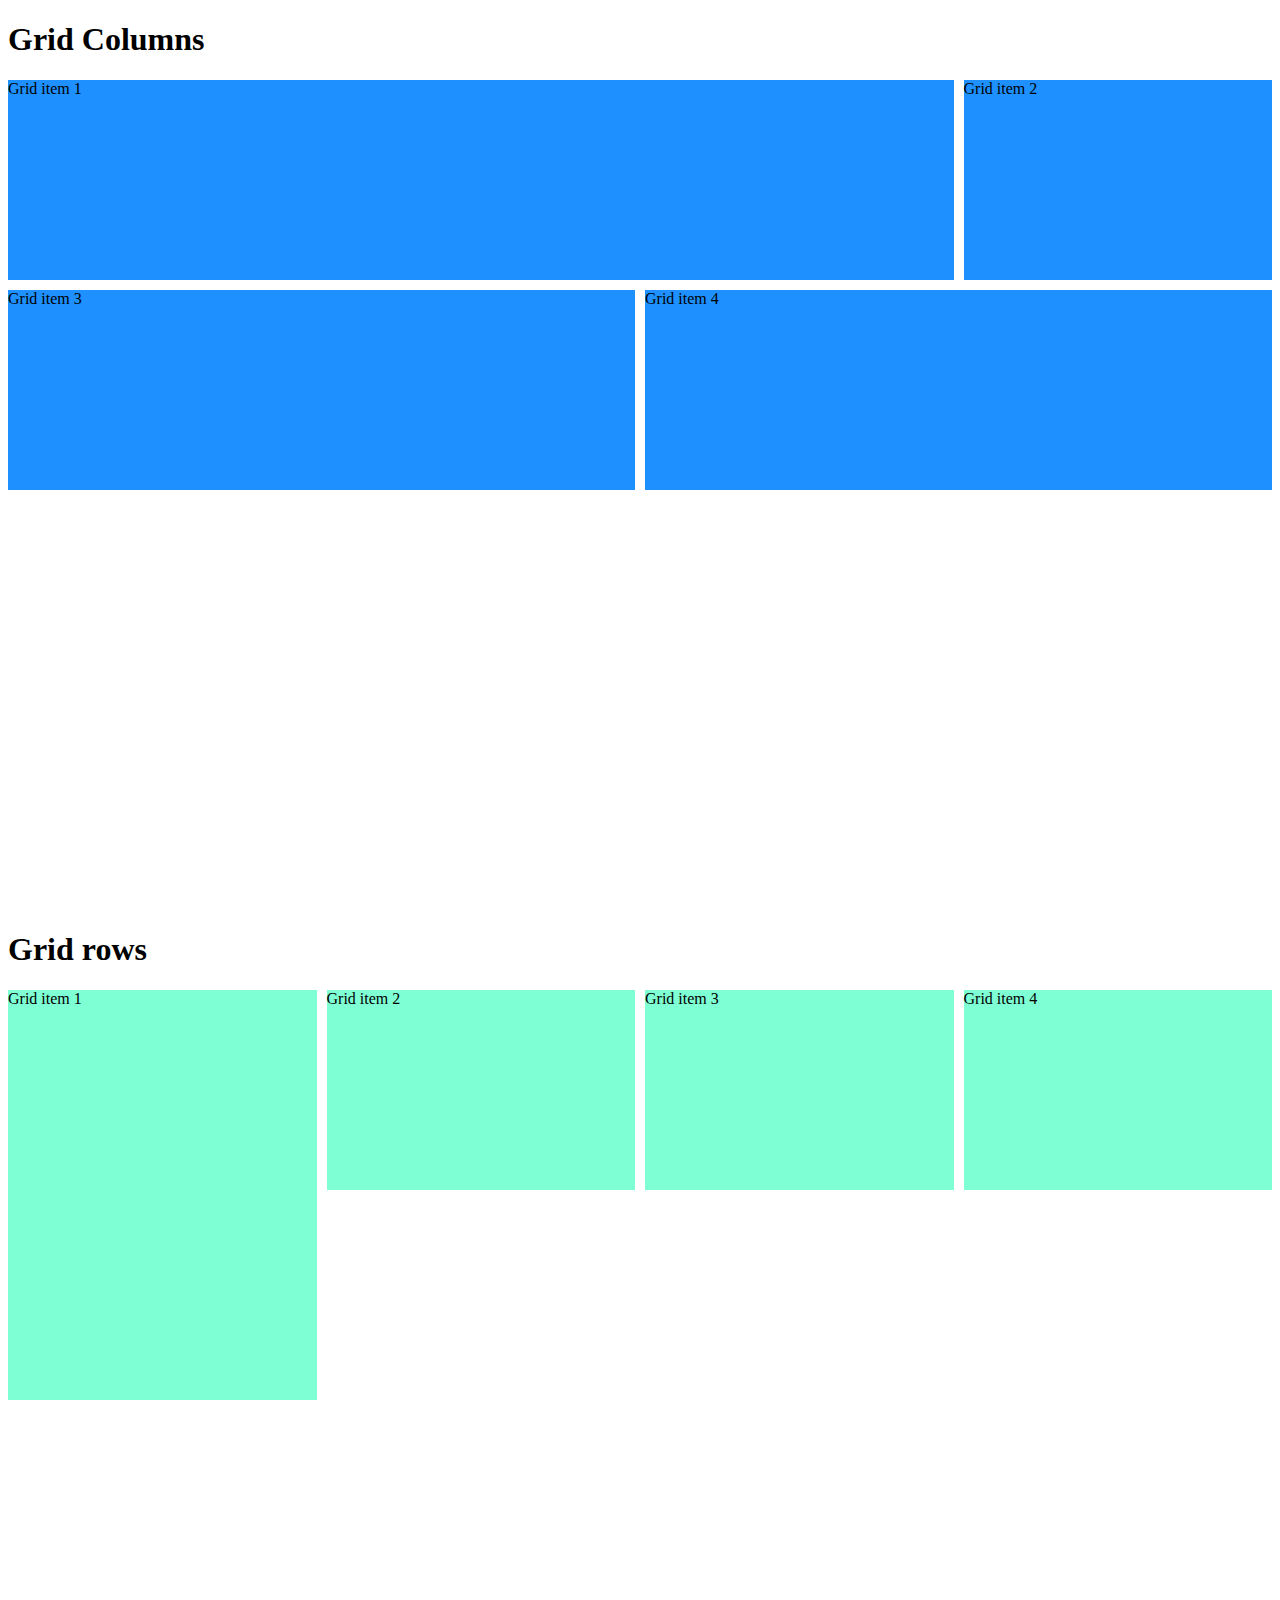
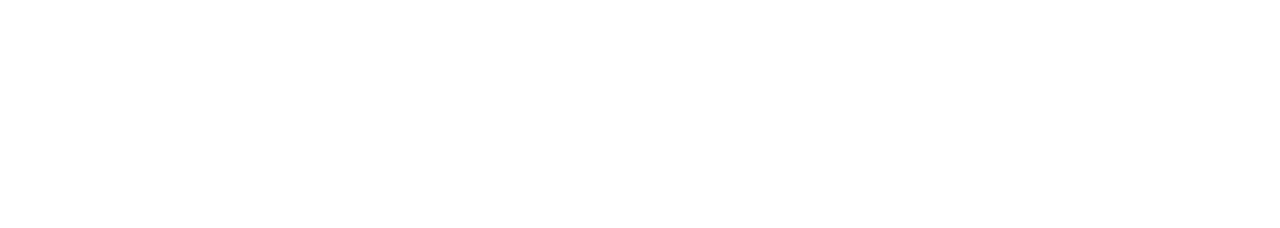
<file: index.html>
<!DOCTYPE html>
<html lang="en">
<head>
    <title>Grid-layout</title>
    <link rel="stylesheet" href="index.css">
</head>
<body>
    <h1>Grid Columns</h1>
    <div class="grid-container1">
        <div class="grid-item">Grid item 1</div>
        <div class="grid-item">Grid item 2</div>
        <div class="grid-item">Grid item 3</div>
        <div class="grid-item">Grid item 4</div>
    </div>

<h1>Grid rows</Grid-columns></h1>
    <div class="grid-container2">
        <div class="grid-item2">Grid item 1</div>
        <div class="grid-item2">Grid item 2</div>
        <div class="grid-item2">Grid item 3</div>
        <div class="grid-item2">Grid item 4</div>
    </div>
</body>
</html>
</file>
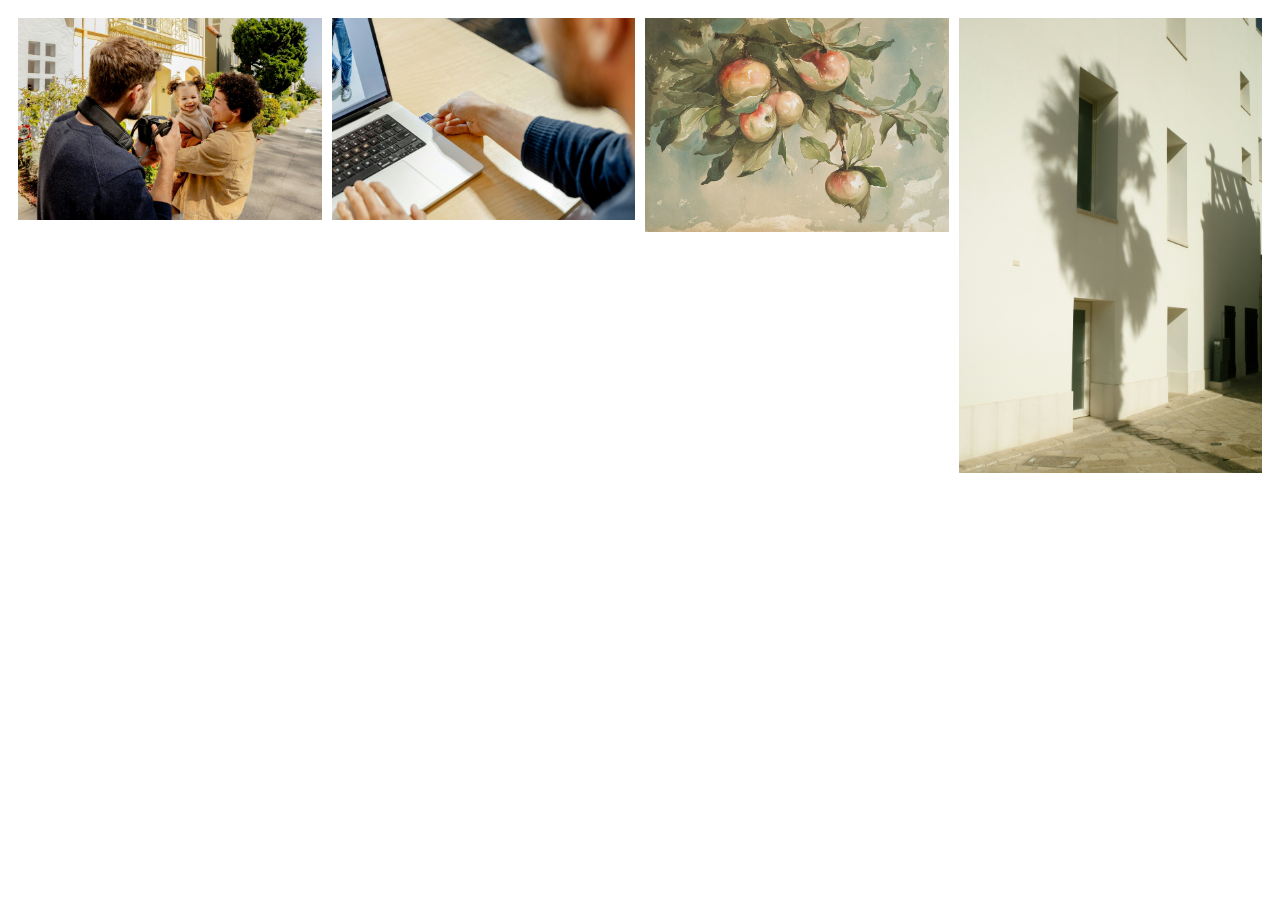
<file: gallery.html>
<!DOCTYPE html>
<html lang="en">
<head>
    <link rel="stylesheet" href="gallery.css">
    <title>Document</title>
</head>
<body>
    <div class="gallery-container">
        <div class="gallery-item">
            <img src="image1.crdownload" alt="">
        </div>
        <div  class="gallery-item">
            <img src="image2.jpg" alt="">
        </div>
        <div class="gallery-item">
            <img src="image3.jpg" alt="">
        </div>
        <div class="gallery-item">
            <img src="image4.jpg" alt="">
        </div>
    </div>
</body>
</html>
</file>
<file: index.css>
.grid-container1{
 display: grid;
 grid-template-rows: repeat(4,200px);
 row-gap: 10px;
 grid-template-columns: repeat(4,1fr);
 column-gap: 10px;
}


.grid-item{
    background-color: dodgerblue;
}

.grid-item:first-child{
    grid-column: 1/4;
}
.grid-item:nth-child(3){
    grid-column: 1/3;
}
.grid-item:nth-child(4){
    grid-column: 3/5;
}


.grid-container2{
    margin-top: 20px;
    display: grid;
    grid-template-rows: repeat(4,200px);
    row-gap: 10px;
    grid-template-columns: repeat(4,1fr);
    column-gap: 10px;
}

.grid-item2{
    background-color: aquamarine;
}
.grid-item2:first-child{
    grid-row: 1/3;
}
</file>
<file: gallery.css>
.gallery-container{
    display: grid;
    grid-template-columns: repeat(auto-fit,minmax(150px, 1fr));
    grid-gap: 10px;
    padding:10px;
}

.gallery-item{
    overflow: hidden;
}

.gallery-item img {
    width: 100%;
    height: auto;
    display: block;
    object-fit: cover;
}
</file>
